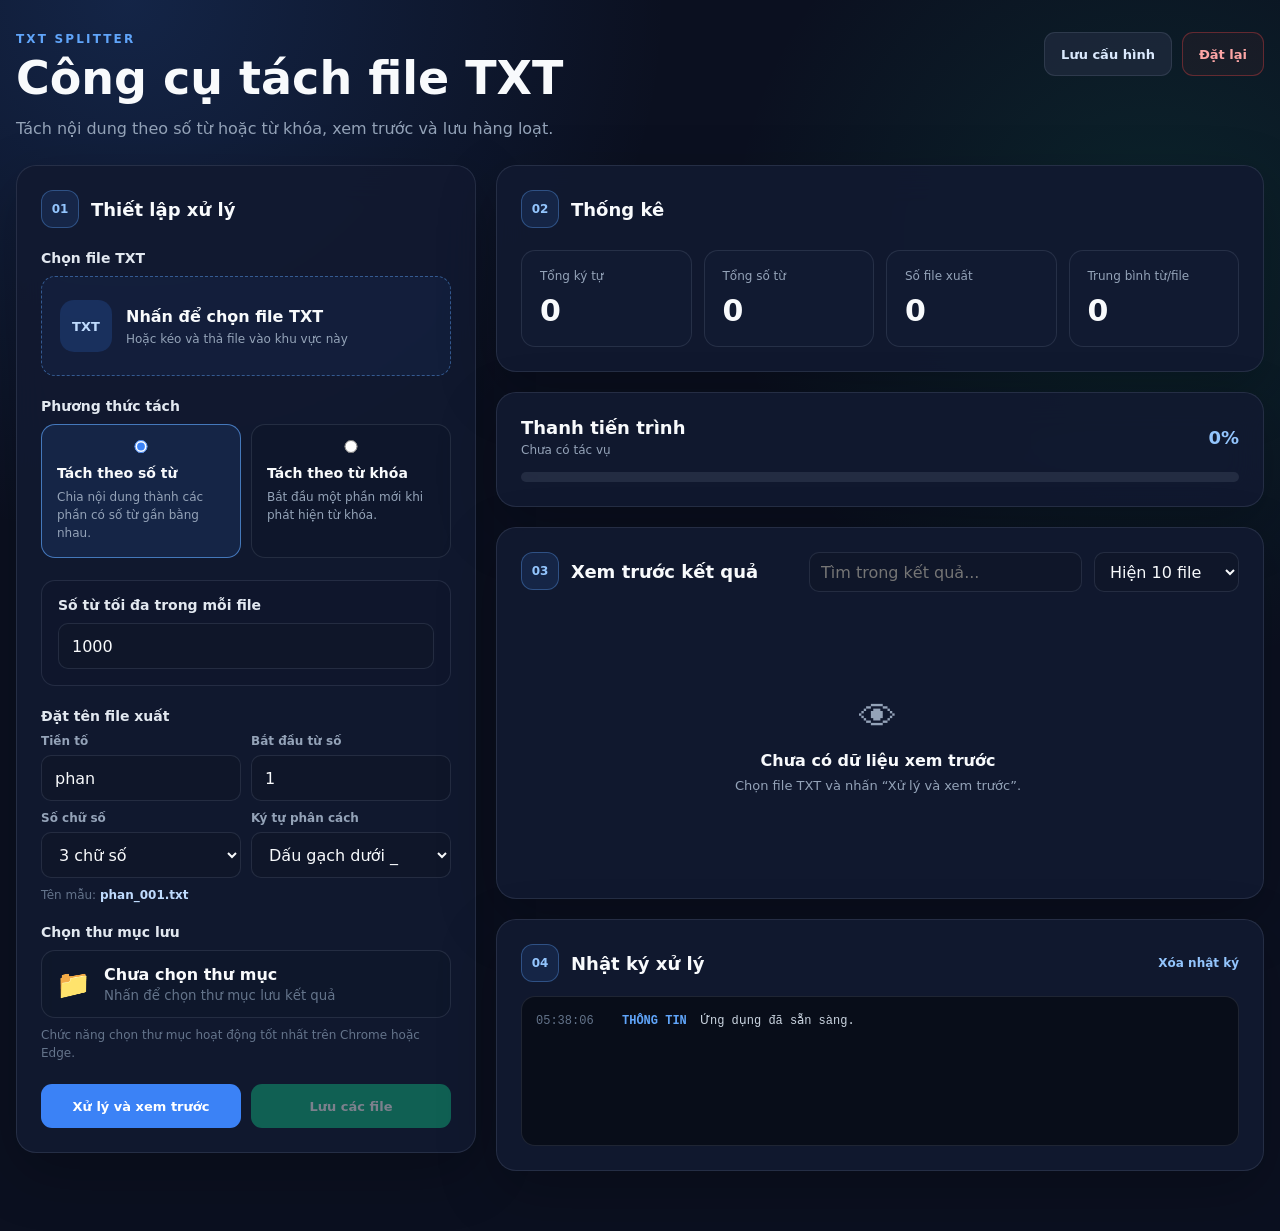
<file: module/txt-splitter/index.html>
<!doctype html>
<html lang="vi">
  <head>
    <meta charset="UTF-8" />
    <meta name="viewport" content="width=device-width, initial-scale=1.0" />
    <title>Công cụ tách file TXT</title>

    <link rel="stylesheet" href="style.css" />
  </head>

  <body>
    <div class="app-shell">
      <header class="top-header">
        <div>
          <p class="eyebrow">TXT SPLITTER</p>
          <h1>Công cụ tách file TXT</h1>
          <p class="header-description">
            Tách nội dung theo số từ hoặc từ khóa, xem trước và lưu hàng loạt.
          </p>
        </div>

        <div class="header-actions">
          <button id="saveConfigBtn" class="btn btn-secondary" type="button">
            Lưu cấu hình
          </button>

          <button
            id="resetConfigBtn"
            class="btn btn-danger-outline"
            type="button"
          >
            Đặt lại
          </button>
        </div>
      </header>

      <main class="main-layout">
        <!-- Cột thiết lập -->
        <section class="panel settings-panel">
          <div class="panel-heading">
            <div>
              <span class="step-number">01</span>
              <h2>Thiết lập xử lý</h2>
            </div>
          </div>

          <!-- Chọn file -->
          <div class="form-group">
            <label class="form-label">Chọn file TXT</label>

            <label class="file-drop-zone" id="fileDropZone">
              <input
                id="txtFileInput"
                type="file"
                accept=".txt,text/plain"
                hidden
              />

              <div class="file-icon">TXT</div>

              <div>
                <strong id="fileNameText">Nhấn để chọn file TXT</strong>
                <p id="fileInfoText">Hoặc kéo và thả file vào khu vực này</p>
              </div>
            </label>
          </div>

          <!-- Chế độ tách -->
          <div class="form-group">
            <label class="form-label">Phương thức tách</label>

            <div class="mode-grid">
              <label class="mode-card active" data-mode-card="words">
                <input type="radio" name="splitMode" value="words" checked />

                <span class="mode-card-title">Tách theo số từ</span>
                <span class="mode-card-description">
                  Chia nội dung thành các phần có số từ gần bằng nhau.
                </span>
              </label>

              <label class="mode-card" data-mode-card="keywords">
                <input type="radio" name="splitMode" value="keywords" />

                <span class="mode-card-title">Tách theo từ khóa</span>
                <span class="mode-card-description">
                  Bắt đầu một phần mới khi phát hiện từ khóa.
                </span>
              </label>
            </div>
          </div>

          <!-- Tách theo số từ -->
          <div id="wordSettings" class="settings-box">
            <div class="form-group">
              <label for="wordsPerFile" class="form-label">
                Số từ tối đa trong mỗi file
              </label>

              <input
                id="wordsPerFile"
                class="form-control"
                type="number"
                min="1"
                value="1000"
              />
            </div>
          </div>

          <!-- Tách theo từ khóa -->
          <div id="keywordSettings" class="settings-box hidden">
            <div class="form-group">
              <label for="keywordsInput" class="form-label">
                Danh sách từ khóa
              </label>

              <textarea
                id="keywordsInput"
                class="form-control textarea-control"
                placeholder="Mỗi từ khóa một dòng hoặc ngăn cách bằng dấu phẩy. Ví dụ:
Chương 1
Chương 2
Kết luận"
              ></textarea>

              <p class="form-help">Từ khóa sẽ được giữ lại ở đầu mỗi phần.</p>
            </div>

            <label class="checkbox-row">
              <input id="caseSensitive" type="checkbox" />
              <span>Phân biệt chữ hoa và chữ thường</span>
            </label>

            <label class="checkbox-row">
              <input id="removeEmptyParts" type="checkbox" checked />
              <span>Bỏ qua các phần không có nội dung</span>
            </label>
          </div>

          <!-- Đặt tên file -->
          <div class="form-group">
            <label class="form-label">Đặt tên file xuất</label>

            <div class="two-column-grid">
              <div>
                <label for="outputPrefix" class="sub-label"> Tiền tố </label>

                <input
                  id="outputPrefix"
                  class="form-control"
                  type="text"
                  value="phan"
                  placeholder="Ví dụ: phan"
                />
              </div>

              <div>
                <label for="startNumber" class="sub-label">
                  Bắt đầu từ số
                </label>

                <input
                  id="startNumber"
                  class="form-control"
                  type="number"
                  min="0"
                  value="1"
                />
              </div>
            </div>

            <div class="two-column-grid margin-top-small">
              <div>
                <label for="numberPadding" class="sub-label"> Số chữ số </label>

                <select id="numberPadding" class="form-control">
                  <option value="1">1 chữ số</option>
                  <option value="2">2 chữ số</option>
                  <option value="3" selected>3 chữ số</option>
                  <option value="4">4 chữ số</option>
                  <option value="5">5 chữ số</option>
                </select>
              </div>

              <div>
                <label for="fileSeparator" class="sub-label">
                  Ký tự phân cách
                </label>

                <select id="fileSeparator" class="form-control">
                  <option value="_" selected>Dấu gạch dưới _</option>
                  <option value="-">Dấu gạch ngang -</option>
                  <option value=" ">Khoảng trắng</option>
                  <option value="">Không dùng</option>
                </select>
              </div>
            </div>

            <p class="file-name-example">
              Tên mẫu:
              <strong id="fileNameExample">phan_001.txt</strong>
            </p>
          </div>

          <!-- Chọn thư mục -->
          <div class="form-group">
            <label class="form-label">Chọn thư mục lưu</label>

            <button id="chooseFolderBtn" class="folder-selector" type="button">
              <span class="folder-icon">📁</span>

              <span>
                <strong id="folderNameText"> Chưa chọn thư mục </strong>

                <small> Nhấn để chọn thư mục lưu kết quả </small>
              </span>
            </button>

            <p class="form-help">
              Chức năng chọn thư mục hoạt động tốt nhất trên Chrome hoặc Edge.
            </p>
          </div>

          <!-- Hành động -->
          <div class="action-grid">
            <button id="processBtn" class="btn btn-primary" type="button">
              Xử lý và xem trước
            </button>

            <button
              id="saveFilesBtn"
              class="btn btn-success"
              type="button"
              disabled
            >
              Lưu các file
            </button>
          </div>
        </section>

        <!-- Cột kết quả -->
        <section class="result-column">
          <!-- Thống kê -->
          <div class="panel">
            <div class="panel-heading">
              <div>
                <span class="step-number">02</span>
                <h2>Thống kê</h2>
              </div>
            </div>

            <div class="statistics-grid">
              <article class="stat-card">
                <span class="stat-label">Tổng ký tự</span>
                <strong id="totalCharactersStat">0</strong>
              </article>

              <article class="stat-card">
                <span class="stat-label">Tổng số từ</span>
                <strong id="totalWordsStat">0</strong>
              </article>

              <article class="stat-card">
                <span class="stat-label">Số file xuất</span>
                <strong id="totalFilesStat">0</strong>
              </article>

              <article class="stat-card">
                <span class="stat-label">Trung bình từ/file</span>
                <strong id="averageWordsStat">0</strong>
              </article>
            </div>
          </div>

          <!-- Thanh tiến trình -->
          <div class="panel">
            <div class="progress-header">
              <div>
                <h2>Thanh tiến trình</h2>
                <p id="progressStatus">Chưa có tác vụ</p>
              </div>

              <strong id="progressPercent">0%</strong>
            </div>

            <div class="progress-track">
              <div id="progressBar" class="progress-bar"></div>
            </div>
          </div>

          <!-- Xem trước -->
          <div class="panel preview-panel">
            <div class="panel-heading preview-heading">
              <div>
                <span class="step-number">03</span>
                <h2>Xem trước kết quả</h2>
              </div>

              <div class="preview-toolbar">
                <input
                  id="previewSearch"
                  class="search-input"
                  type="search"
                  placeholder="Tìm trong kết quả..."
                />

                <select id="previewLimit" class="preview-limit">
                  <option value="10">Hiện 10 file</option>
                  <option value="20">Hiện 20 file</option>
                  <option value="50">Hiện 50 file</option>
                  <option value="all">Hiện tất cả</option>
                </select>
              </div>
            </div>

            <div id="previewContainer" class="preview-container">
              <div class="empty-state">
                <div class="empty-state-icon">👁</div>
                <strong>Chưa có dữ liệu xem trước</strong>
                <p>Chọn file TXT và nhấn “Xử lý và xem trước”.</p>
              </div>
            </div>
          </div>

          <!-- Nhật ký -->
          <div class="panel">
            <div class="panel-heading log-heading">
              <div>
                <span class="step-number">04</span>
                <h2>Nhật ký xử lý</h2>
              </div>

              <button id="clearLogBtn" class="text-button" type="button">
                Xóa nhật ký
              </button>
            </div>

            <div id="logContainer" class="log-container"></div>
          </div>
        </section>
      </main>
    </div>

    <div id="toastContainer" class="toast-container"></div>

    <script src="app.js"></script>
  </body>
</html>
</file>
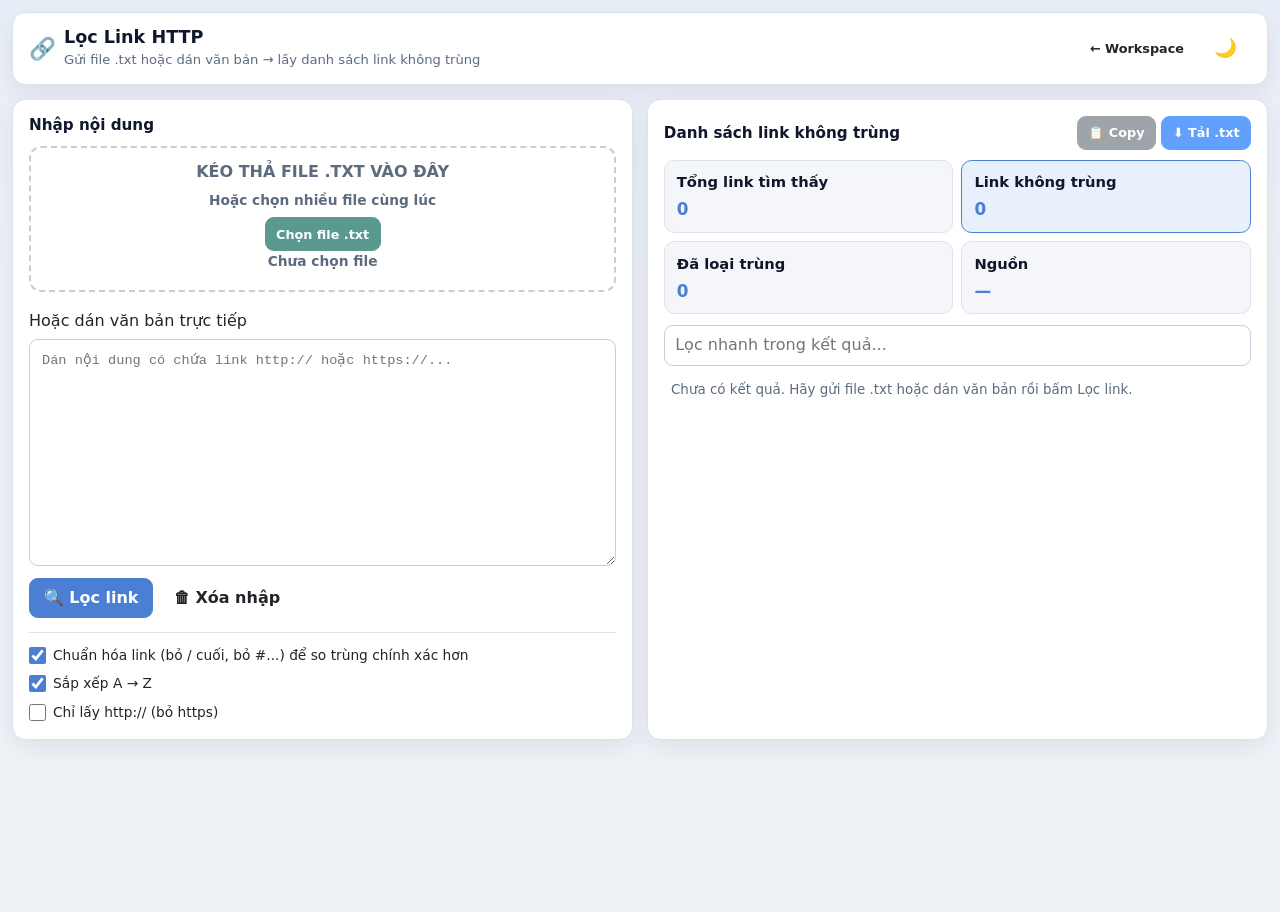
<file: loc-link.html>
<!DOCTYPE html>
<html lang="vi">
<head>
    <meta charset="UTF-8">
    <meta name="viewport" content="width=device-width, initial-scale=1.0">
    <title>Lọc Link HTTP — Không Trùng</title>
    <link href="https://cdn.jsdelivr.net/npm/bootstrap@5.3.3/dist/css/bootstrap.min.css" rel="stylesheet">
    <link rel="stylesheet" href="css/style.css">
    <link rel="stylesheet" href="css/link-filter.css">
</head>
<body>
    <div class="container link-filter-page">
        <header class="card app-topbar link-filter-topbar">
            <div class="app-topbar-main">
                <div class="app-brand">
                    <span class="app-icon" aria-hidden="true">🔗</span>
                    <div>
                        <h2>Lọc Link HTTP</h2>
                        <p class="muted link-filter-subtitle">Gửi file .txt hoặc dán văn bản → lấy danh sách link không trùng</p>
                    </div>
                </div>
            </div>
            <div class="app-topbar-tools">
                <a href="index.html" class="btn btn-small btn-icon" data-tooltip="Quay về Công Cụ Quản Lý Truyện">← Workspace</a>
                <button id="btn-theme-toggle" class="btn btn-theme" type="button" title="Đổi Light/Dark mode">🌙</button>
            </div>
        </header>

        <main class="link-filter-layout">
            <section class="card link-filter-input-panel">
                <h3>Nhập nội dung</h3>
                <div id="link-file-zone" class="drop-zone compact-drop-zone">
                    <p>KÉO THẢ FILE .TXT VÀO ĐÂY</p>
                    <p class="muted">Hoặc chọn nhiều file cùng lúc</p>
                    <button type="button" id="btn-pick-txt-files" class="btn btn-small btn-secondary">Chọn file .txt</button>
                    <input type="file" id="input-txt-files" multiple accept=".txt,text/plain" hidden>
                    <p id="link-file-summary" class="muted">Chưa chọn file</p>
                </div>
                <ul id="link-file-list" class="link-file-list"></ul>

                <label class="naming-field" for="link-paste-input">
                    <span>Hoặc dán văn bản trực tiếp</span>
                </label>
                <textarea id="link-paste-input" rows="10" class="link-paste-input" placeholder="Dán nội dung có chứa link http:// hoặc https://..."></textarea>

                <div class="link-filter-actions">
                    <button type="button" id="btn-extract-links" class="btn btn-primary btn-icon">
                        <span class="ico">🔍</span> Lọc link
                    </button>
                    <button type="button" id="btn-clear-input" class="btn btn-icon" data-tooltip="Xóa file và nội dung dán">
                        <span class="ico">🗑</span> Xóa nhập
                    </button>
                </div>

                <div class="link-filter-options">
                    <label class="checkbox-row">
                        <input type="checkbox" id="chk-normalize-url" checked>
                        <span>Chuẩn hóa link (bỏ / cuối, bỏ #...) để so trùng chính xác hơn</span>
                    </label>
                    <label class="checkbox-row">
                        <input type="checkbox" id="chk-sort-links" checked>
                        <span>Sắp xếp A → Z</span>
                    </label>
                    <label class="checkbox-row">
                        <input type="checkbox" id="chk-include-http-only">
                        <span>Chỉ lấy http:// (bỏ https)</span>
                    </label>
                </div>
            </section>

            <section class="card link-filter-output-panel">
                <div class="link-output-head">
                    <h3>Danh sách link không trùng</h3>
                    <div class="link-output-actions">
                        <button type="button" id="btn-copy-links" class="btn btn-small btn-secondary" disabled data-tooltip="Copy toàn bộ link">📋 Copy</button>
                        <button type="button" id="btn-export-links" class="btn btn-small btn-primary" disabled data-tooltip="Tải file links.txt">⬇ Tải .txt</button>
                    </div>
                </div>

                <div class="link-stats-grid">
                    <div class="limit-card">
                        <strong>Tổng link tìm thấy</strong>
                        <span id="stat-total-links">0</span>
                    </div>
                    <div class="limit-card highlight">
                        <strong>Link không trùng</strong>
                        <span id="stat-unique-links">0</span>
                    </div>
                    <div class="limit-card">
                        <strong>Đã loại trùng</strong>
                        <span id="stat-removed-dupes">0</span>
                    </div>
                    <div class="limit-card">
                        <strong>Nguồn</strong>
                        <span id="stat-source-info">—</span>
                    </div>
                </div>

                <div class="link-search-row">
                    <input type="search" id="link-search-input" class="full-width" placeholder="Lọc nhanh trong kết quả..." disabled>
                </div>

                <ol id="link-results-list" class="link-results-list">
                    <li class="link-results-empty muted">Chưa có kết quả. Hãy gửi file .txt hoặc dán văn bản rồi bấm Lọc link.</li>
                </ol>
            </section>
        </main>
    </div>

    <script src="js/utils.js"></script>
    <script src="js/theme.js"></script>
    <script src="js/link-filter.js"></script>
</body>
</html>
</file>
<file: module/txt-splitter/style.css>
:root {
  --background: #0b1020;
  --panel: rgba(18, 26, 48, 0.92);
  --panel-secondary: #111a31;
  --border: rgba(148, 163, 184, 0.16);
  --border-strong: rgba(96, 165, 250, 0.45);

  --text: #f8fafc;
  --text-secondary: #94a3b8;
  --text-muted: #64748b;

  --primary: #3b82f6;
  --primary-hover: #2563eb;
  --success: #10b981;
  --success-hover: #059669;
  --danger: #ef4444;
  --warning: #f59e0b;

  --radius-large: 20px;
  --radius-medium: 14px;
  --radius-small: 10px;

  --shadow: 0 20px 60px rgba(0, 0, 0, 0.24);
}

* {
  box-sizing: border-box;
}

html {
  scroll-behavior: smooth;
}

body {
  min-height: 100vh;
  margin: 0;
  color: var(--text);
  background:
    radial-gradient(
      circle at 10% 0%,
      rgba(59, 130, 246, 0.18),
      transparent 32%
    ),
    radial-gradient(
      circle at 90% 20%,
      rgba(16, 185, 129, 0.12),
      transparent 28%
    ),
    var(--background);
  font-family:
    Inter,
    system-ui,
    -apple-system,
    BlinkMacSystemFont,
    "Segoe UI",
    sans-serif;
}

button,
input,
textarea,
select {
  font: inherit;
}

button {
  cursor: pointer;
}

.app-shell {
  width: min(1500px, calc(100% - 32px));
  margin: 0 auto;
  padding: 32px 0 60px;
}

.top-header {
  display: flex;
  align-items: flex-start;
  justify-content: space-between;
  gap: 24px;
  margin-bottom: 24px;
}

.eyebrow {
  margin: 0 0 8px;
  color: #60a5fa;
  font-size: 12px;
  font-weight: 800;
  letter-spacing: 0.18em;
}

.top-header h1 {
  margin: 0;
  font-size: clamp(28px, 4vw, 46px);
  line-height: 1.08;
}

.header-description {
  max-width: 680px;
  margin: 12px 0 0;
  color: var(--text-secondary);
  line-height: 1.6;
}

.header-actions {
  display: flex;
  flex-wrap: wrap;
  gap: 10px;
}

.main-layout {
  display: grid;
  grid-template-columns: minmax(340px, 460px) minmax(0, 1fr);
  gap: 20px;
  align-items: start;
}

.result-column {
  display: grid;
  gap: 20px;
  min-width: 0;
}

.panel {
  border: 1px solid var(--border);
  border-radius: var(--radius-large);
  background: var(--panel);
  box-shadow: var(--shadow);
  backdrop-filter: blur(18px);
}

.settings-panel {
  position: sticky;
  top: 20px;
  padding: 24px;
}

.result-column > .panel {
  padding: 24px;
}

.panel-heading {
  display: flex;
  align-items: center;
  justify-content: space-between;
  gap: 16px;
  margin-bottom: 22px;
}

.panel-heading > div {
  display: flex;
  align-items: center;
  gap: 12px;
}

.panel-heading h2,
.progress-header h2 {
  margin: 0;
  font-size: 18px;
}

.step-number {
  display: inline-grid;
  width: 38px;
  height: 38px;
  place-items: center;
  border: 1px solid rgba(96, 165, 250, 0.35);
  border-radius: 12px;
  color: #93c5fd;
  background: rgba(59, 130, 246, 0.12);
  font-size: 12px;
  font-weight: 800;
}

.form-group {
  margin-bottom: 22px;
}

.form-label {
  display: block;
  margin-bottom: 10px;
  color: #e2e8f0;
  font-size: 14px;
  font-weight: 700;
}

.sub-label {
  display: block;
  margin-bottom: 7px;
  color: var(--text-secondary);
  font-size: 12px;
  font-weight: 700;
}

.form-control,
.search-input,
.preview-limit {
  width: 100%;
  border: 1px solid var(--border);
  border-radius: var(--radius-small);
  outline: none;
  color: var(--text);
  background: rgba(15, 23, 42, 0.8);
  transition:
    border-color 0.2s ease,
    box-shadow 0.2s ease,
    background 0.2s ease;
}

.form-control {
  min-height: 46px;
  padding: 10px 13px;
}

.form-control:focus,
.search-input:focus,
.preview-limit:focus {
  border-color: var(--border-strong);
  background: #0f172a;
  box-shadow: 0 0 0 4px rgba(59, 130, 246, 0.12);
}

.textarea-control {
  min-height: 150px;
  resize: vertical;
  line-height: 1.6;
}

.form-help {
  margin: 8px 0 0;
  color: var(--text-muted);
  font-size: 12px;
  line-height: 1.5;
}

.file-drop-zone {
  display: flex;
  align-items: center;
  gap: 14px;
  min-height: 100px;
  padding: 18px;
  border: 1px dashed rgba(96, 165, 250, 0.45);
  border-radius: var(--radius-medium);
  background: rgba(59, 130, 246, 0.06);
  cursor: pointer;
  transition:
    border-color 0.2s ease,
    background 0.2s ease,
    transform 0.2s ease;
}

.file-drop-zone:hover,
.file-drop-zone.dragging {
  border-color: #60a5fa;
  background: rgba(59, 130, 246, 0.12);
  transform: translateY(-1px);
}

.file-icon {
  display: grid;
  width: 52px;
  height: 52px;
  flex: 0 0 auto;
  place-items: center;
  border-radius: 14px;
  color: #bfdbfe;
  background: rgba(59, 130, 246, 0.18);
  font-size: 13px;
  font-weight: 900;
}

.file-drop-zone strong {
  display: block;
  margin-bottom: 6px;
  word-break: break-word;
}

.file-drop-zone p {
  margin: 0;
  color: var(--text-secondary);
  font-size: 12px;
}

.mode-grid {
  display: grid;
  grid-template-columns: 1fr 1fr;
  gap: 10px;
}

.mode-card {
  display: flex;
  min-height: 118px;
  flex-direction: column;
  padding: 15px;
  border: 1px solid var(--border);
  border-radius: var(--radius-medium);
  background: rgba(15, 23, 42, 0.66);
  cursor: pointer;
  transition:
    border-color 0.2s ease,
    background 0.2s ease,
    transform 0.2s ease;
}

.mode-card:hover {
  transform: translateY(-1px);
}

.mode-card.active {
  border-color: rgba(96, 165, 250, 0.65);
  background: rgba(59, 130, 246, 0.12);
}

.mode-card input {
  margin: 0 0 12px;
  accent-color: var(--primary);
}

.mode-card-title {
  margin-bottom: 7px;
  font-size: 14px;
  font-weight: 800;
}

.mode-card-description {
  color: var(--text-secondary);
  font-size: 12px;
  line-height: 1.5;
}

.settings-box {
  margin-bottom: 22px;
  padding: 16px;
  border: 1px solid var(--border);
  border-radius: var(--radius-medium);
  background: rgba(15, 23, 42, 0.5);
}

.settings-box .form-group:last-child {
  margin-bottom: 0;
}

.hidden {
  display: none !important;
}

.checkbox-row {
  display: flex;
  align-items: center;
  gap: 9px;
  margin-top: 12px;
  color: var(--text-secondary);
  font-size: 13px;
  cursor: pointer;
}

.checkbox-row input {
  width: 17px;
  height: 17px;
  accent-color: var(--primary);
}

.two-column-grid {
  display: grid;
  grid-template-columns: 1fr 1fr;
  gap: 10px;
}

.margin-top-small {
  margin-top: 10px;
}

.file-name-example {
  margin: 10px 0 0;
  color: var(--text-muted);
  font-size: 12px;
}

.file-name-example strong {
  color: #bfdbfe;
}

.folder-selector {
  display: flex;
  width: 100%;
  align-items: center;
  gap: 13px;
  padding: 14px;
  border: 1px solid var(--border);
  border-radius: var(--radius-medium);
  color: var(--text);
  background: rgba(15, 23, 42, 0.65);
  text-align: left;
  transition:
    border-color 0.2s ease,
    background 0.2s ease;
}

.folder-selector:hover {
  border-color: rgba(96, 165, 250, 0.5);
  background: rgba(30, 41, 59, 0.8);
}

.folder-icon {
  font-size: 28px;
}

.folder-selector strong,
.folder-selector small {
  display: block;
}

.folder-selector small {
  margin-top: 4px;
  color: var(--text-muted);
}

.action-grid {
  display: grid;
  grid-template-columns: 1fr 1fr;
  gap: 10px;
}

.btn {
  min-height: 44px;
  padding: 10px 16px;
  border: 1px solid transparent;
  border-radius: 11px;
  color: white;
  font-size: 13px;
  font-weight: 800;
  transition:
    transform 0.2s ease,
    background 0.2s ease,
    opacity 0.2s ease;
}

.btn:hover:not(:disabled) {
  transform: translateY(-1px);
}

.btn:disabled {
  cursor: not-allowed;
  opacity: 0.45;
}

.btn-primary {
  background: var(--primary);
}

.btn-primary:hover:not(:disabled) {
  background: var(--primary-hover);
}

.btn-success {
  background: var(--success);
}

.btn-success:hover:not(:disabled) {
  background: var(--success-hover);
}

.btn-secondary {
  border-color: var(--border);
  color: #dbeafe;
  background: rgba(30, 41, 59, 0.85);
}

.btn-danger-outline {
  border-color: rgba(239, 68, 68, 0.35);
  color: #fca5a5;
  background: rgba(239, 68, 68, 0.06);
}

.statistics-grid {
  display: grid;
  grid-template-columns: repeat(4, 1fr);
  gap: 12px;
}

.stat-card {
  min-width: 0;
  padding: 18px;
  border: 1px solid var(--border);
  border-radius: var(--radius-medium);
  background: var(--panel-secondary);
}

.stat-label {
  display: block;
  margin-bottom: 10px;
  color: var(--text-secondary);
  font-size: 12px;
}

.stat-card strong {
  display: block;
  overflow: hidden;
  font-size: clamp(22px, 3vw, 30px);
  text-overflow: ellipsis;
}

.progress-header {
  display: flex;
  align-items: center;
  justify-content: space-between;
  gap: 16px;
  margin-bottom: 15px;
}

.progress-header p {
  margin: 5px 0 0;
  color: var(--text-secondary);
  font-size: 12px;
}

#progressPercent {
  color: #93c5fd;
  font-size: 18px;
}

.progress-track {
  height: 10px;
  overflow: hidden;
  border-radius: 999px;
  background: rgba(148, 163, 184, 0.14);
}

.progress-bar {
  width: 0;
  height: 100%;
  border-radius: inherit;
  background: linear-gradient(90deg, #3b82f6, #22c55e);
  transition: width 0.25s ease;
}

.preview-heading {
  align-items: flex-start;
}

.preview-toolbar {
  display: flex;
  width: min(100%, 430px);
  gap: 8px;
}

.search-input,
.preview-limit {
  min-height: 40px;
  padding: 8px 11px;
}

.search-input {
  flex: 1;
}

.preview-limit {
  width: 145px;
}

.preview-container {
  display: grid;
  max-height: 650px;
  gap: 12px;
  overflow-y: auto;
  padding-right: 4px;
}

.preview-card {
  overflow: hidden;
  border: 1px solid var(--border);
  border-radius: var(--radius-medium);
  background: rgba(15, 23, 42, 0.68);
}

.preview-card-header {
  display: flex;
  align-items: center;
  justify-content: space-between;
  gap: 12px;
  padding: 13px 15px;
  border-bottom: 1px solid var(--border);
  background: rgba(30, 41, 59, 0.55);
}

.preview-card-header strong {
  overflow: hidden;
  font-size: 13px;
  text-overflow: ellipsis;
  white-space: nowrap;
}

.preview-meta {
  flex: 0 0 auto;
  color: var(--text-muted);
  font-size: 11px;
}

.preview-content {
  margin: 0;
  padding: 15px;
  color: #cbd5e1;
  font-family: "Cascadia Code", Consolas, monospace;
  font-size: 12px;
  line-height: 1.7;
  white-space: pre-wrap;
  word-break: break-word;
}

.preview-truncated {
  display: block;
  margin-top: 10px;
  color: #60a5fa;
  font-family: inherit;
  font-size: 11px;
}

.empty-state {
  display: grid;
  min-height: 260px;
  place-items: center;
  align-content: center;
  padding: 30px;
  color: var(--text-secondary);
  text-align: center;
}

.empty-state-icon {
  margin-bottom: 12px;
  font-size: 38px;
}

.empty-state strong {
  color: var(--text);
}

.empty-state p {
  margin: 8px 0 0;
  font-size: 13px;
}

.log-heading {
  margin-bottom: 14px;
}

.text-button {
  padding: 0;
  border: 0;
  color: #93c5fd;
  background: transparent;
  font-size: 12px;
  font-weight: 700;
}

.text-button:hover {
  color: #dbeafe;
}

.log-container {
  min-height: 150px;
  max-height: 300px;
  overflow-y: auto;
  padding: 14px;
  border: 1px solid var(--border);
  border-radius: var(--radius-medium);
  background: #080d19;
  font-family: "Cascadia Code", Consolas, monospace;
  font-size: 12px;
  line-height: 1.7;
}

.log-entry {
  display: grid;
  grid-template-columns: 78px 70px minmax(0, 1fr);
  gap: 8px;
  color: #cbd5e1;
}

.log-time {
  color: var(--text-muted);
}

.log-type {
  font-weight: 800;
}

.log-entry.info .log-type {
  color: #60a5fa;
}

.log-entry.success .log-type {
  color: #34d399;
}

.log-entry.warning .log-type {
  color: #fbbf24;
}

.log-entry.error .log-type {
  color: #f87171;
}

.toast-container {
  position: fixed;
  z-index: 1000;
  right: 20px;
  bottom: 20px;
  display: grid;
  width: min(380px, calc(100% - 40px));
  gap: 10px;
}

.toast {
  padding: 14px 16px;
  border: 1px solid var(--border);
  border-left: 4px solid var(--primary);
  border-radius: 12px;
  color: var(--text);
  background: #111827;
  box-shadow: var(--shadow);
  animation: toast-in 0.25s ease;
}

.toast.success {
  border-left-color: var(--success);
}

.toast.error {
  border-left-color: var(--danger);
}

.toast.warning {
  border-left-color: var(--warning);
}

@keyframes toast-in {
  from {
    opacity: 0;
    transform: translateY(12px);
  }

  to {
    opacity: 1;
    transform: translateY(0);
  }
}

@media (max-width: 1100px) {
  .main-layout {
    grid-template-columns: 1fr;
  }

  .settings-panel {
    position: static;
  }

  .statistics-grid {
    grid-template-columns: repeat(2, 1fr);
  }
}

@media (max-width: 720px) {
  .app-shell {
    width: min(100% - 20px, 1500px);
    padding-top: 18px;
  }

  .top-header {
    flex-direction: column;
  }

  .header-actions {
    width: 100%;
  }

  .header-actions .btn {
    flex: 1;
  }

  .settings-panel,
  .result-column > .panel {
    padding: 17px;
  }

  .mode-grid,
  .two-column-grid,
  .action-grid,
  .statistics-grid {
    grid-template-columns: 1fr;
  }

  .preview-heading {
    flex-direction: column;
  }

  .preview-toolbar {
    width: 100%;
    flex-direction: column;
  }

  .preview-limit {
    width: 100%;
  }

  .log-entry {
    grid-template-columns: 70px 62px minmax(0, 1fr);
    gap: 5px;
    font-size: 11px;
  }
}
</file>
<file: css/style.css>
/* ── Design tokens: Light & Dark ── */
:root,
[data-theme="light"] {
    --app-bg: #eef1f6;
    --app-bg-gradient-top: #e8eef8;
    --app-surface: #ffffff;
    --app-soft: #f4f6fa;
    --app-border: #dde3ec;
    --app-border-strong: #c5cedb;
    --app-text: #1a2332;
    --app-text-strong: #0f172a;
    --app-muted: #5c6b7e;
    --app-primary: #4a7fd4;
    --app-primary-hover: #3d6fbf;
    --app-primary-soft: #e8f0fc;
    --app-accent: #5a9a8e;
    --app-accent-soft: #e6f3f0;
    --app-danger: #c45c5c;
    --app-danger-soft: #fceaea;
    --app-warning: #b8893a;
    --app-success: #4a8f6a;
    --app-shadow: rgba(26, 35, 50, 0.07);
    --app-modal-backdrop: rgba(26, 35, 50, 0.42);
    --app-input-bg: #ffffff;
    --app-tooltip-bg: #1a2332;
    --app-tooltip-text: #f4f6fa;
    --app-duplicate-bg: #fff8eb;
    --app-duplicate-border: #e8c878;
    --app-focus-ring: rgba(74, 127, 212, 0.28);
    --bs-btn-bg: #e8edf4;
    --bs-btn-border-color: #d5dde8;
    --bs-btn-color: #1a2332;
    --bs-btn-hover-bg: #dce4ef;
}

[data-theme="dark"] {
    --app-bg: #141a24;
    --app-bg-gradient-top: #1a2230;
    --app-surface: #1e2633;
    --app-soft: #252e3d;
    --app-border: #354055;
    --app-border-strong: #455268;
    --app-text: #e4eaf2;
    --app-text-strong: #f1f5fa;
    --app-muted: #94a3b8;
    --app-primary: #6b9ae8;
    --app-primary-hover: #85afe8;
    --app-primary-soft: #243044;
    --app-accent: #6db5a8;
    --app-accent-soft: #243530;
    --app-danger: #e07070;
    --app-danger-soft: #3a2525;
    --app-warning: #d4a84a;
    --app-success: #6db88a;
    --app-shadow: rgba(0, 0, 0, 0.28);
    --app-modal-backdrop: rgba(0, 0, 0, 0.62);
    --app-input-bg: #1a2230;
    --app-tooltip-bg: #f1f5fa;
    --app-tooltip-text: #1a2332;
    --app-duplicate-bg: #2d2818;
    --app-duplicate-border: #6b5a30;
    --app-focus-ring: rgba(107, 154, 232, 0.35);
    --bs-btn-bg: #2a3444;
    --bs-btn-border-color: #3a4658;
    --bs-btn-color: #e4eaf2;
    --bs-btn-hover-bg: #354055;
}

* { box-sizing: border-box; }

body {
    min-height: 100vh;
    margin: 0;
    background: linear-gradient(180deg, var(--app-bg-gradient-top) 0, var(--app-bg) 320px, var(--app-bg) 100%);
    color: var(--app-text);
    font-family: "Segoe UI", system-ui, -apple-system, Arial, sans-serif;
    line-height: 1.55;
    transition: background 0.25s ease, color 0.25s ease;
}

.container {
    width: min(100% - 24px, 1500px);
    max-width: 1500px;
    margin: 12px auto;
    padding: 0;
}

.view { display: none; }
.view.active { display: block; }

.card {
    border: 1px solid var(--app-border);
    border-radius: 0.85rem;
    background: var(--app-surface);
    box-shadow: 0 8px 24px var(--app-shadow);
    transition: background 0.25s ease, border-color 0.25s ease;
}

.app-topbar {
    display: grid;
    grid-template-columns: minmax(0, 1fr) auto;
    align-items: center;
    gap: 0.75rem 1rem;
    padding: 0.85rem 1rem;
    margin-bottom: 0.75rem;
}

.app-topbar-main {
    display: flex;
    min-width: 0;
    flex-wrap: wrap;
    align-items: center;
    gap: 0.65rem 1rem;
}

.app-brand {
    display: flex;
    align-items: center;
    gap: 0.5rem;
}

.app-icon { font-size: 1.35rem; line-height: 1; }

.app-brand h2 {
    margin: 0;
    color: var(--app-text-strong);
    font-size: 1.1rem;
    font-weight: 800;
}

.app-topbar-stats {
    display: flex;
    flex-wrap: wrap;
    gap: 0.35rem 0.85rem;
    font-size: 0.84rem;
}

.app-topbar-stats strong { color: var(--app-primary); }

.app-topbar-tools {
    display: flex;
    align-items: center;
    gap: 0.4rem;
}

.btn-theme {
    min-width: 42px;
    min-height: 42px;
    padding: 0.35rem;
    font-size: 1.15rem;
    line-height: 1;
}

.muted { color: var(--app-muted); font-size: 0.86rem; }

.btn {
    --bs-btn-border-radius: 0.55rem;
    min-height: 40px;
    padding-inline: 0.85rem;
    font-weight: 600;
    white-space: nowrap;
    transition: background 0.15s ease, border-color 0.15s ease, transform 0.1s ease;
}

.btn:active { transform: scale(0.98); }

.btn:not(.btn-primary):not(.btn-secondary):not(.btn-danger) {
    --bs-btn-bg: var(--bs-btn-bg);
    --bs-btn-border-color: var(--bs-btn-border-color);
    --bs-btn-color: var(--bs-btn-color);
    --bs-btn-hover-bg: var(--bs-btn-hover-bg);
}

.btn-primary {
    --bs-btn-bg: var(--app-primary);
    --bs-btn-border-color: var(--app-primary);
    --bs-btn-hover-bg: var(--app-primary-hover);
    --bs-btn-hover-border-color: var(--app-primary-hover);
}

.btn-secondary {
    --bs-btn-bg: var(--app-accent);
    --bs-btn-border-color: var(--app-accent);
    --bs-btn-hover-bg: #4d857a;
    --bs-btn-hover-border-color: #4d857a;
}

.btn-danger {
    --bs-btn-bg: var(--app-danger);
    --bs-btn-border-color: var(--app-danger);
}

.btn-small {
    min-height: 34px;
    padding: 0.35rem 0.65rem;
    font-size: 0.8rem;
}

.btn-icon {
    display: inline-flex;
    align-items: center;
    gap: 0.35rem;
}

.btn-icon .ico { font-size: 1rem; line-height: 1; }

.actions-row, .block-actions, .block-actions-row, .block-editor-tools {
    display: flex;
    flex-wrap: wrap;
    gap: 0.45rem;
}

.block-actions { justify-content: flex-end; }

[data-tooltip] { position: relative; }

[data-tooltip]::after {
    content: attr(data-tooltip);
    position: absolute;
    z-index: 50;
    bottom: calc(100% + 6px);
    left: 50%;
    max-width: 220px;
    padding: 0.35rem 0.55rem;
    border-radius: 0.4rem;
    background: var(--app-tooltip-bg);
    color: var(--app-tooltip-text);
    font-size: 0.72rem;
    font-weight: 600;
    line-height: 1.35;
    white-space: normal;
    text-align: center;
    pointer-events: none;
    opacity: 0;
    transform: translateX(-50%) translateY(4px);
    transition: opacity 0.15s ease, transform 0.15s ease;
}

[data-tooltip]:hover::after,
[data-tooltip]:focus-visible::after {
    opacity: 1;
    transform: translateX(-50%) translateY(0);
}

.block-layout {
    display: grid;
    grid-template-columns: minmax(280px, 360px) minmax(0, 1fr);
    gap: 0.85rem;
    padding: 0.85rem;
    margin-bottom: 0;
}

.block-sidebar {
    min-width: 0;
    border-right: 1px solid var(--app-border);
    padding-right: 0.85rem;
}

.sidebar-panel { display: none; }

.sidebar-panel.active {
    display: flex;
    min-height: 0;
    flex-direction: column;
    gap: 0.65rem;
}

.unified-file-box, .sidebar-controls, .export-naming-panel, .duplicate-finder-panel {
    border: 1px solid var(--app-border);
    border-radius: 0.75rem;
    background: var(--app-soft);
}

.editor-auto-clear-row {
    margin: 0 0 0.5rem;
    font-size: 0.85rem;
}

.unified-file-box, .duplicate-finder-panel { padding: 0.75rem; }

.unified-file-box h3, .export-naming-panel h3, .duplicate-finder-head h3 {
    margin: 0;
    color: var(--app-text-strong);
    font-size: 0.92rem;
    font-weight: 800;
}

.duplicate-finder-head {
    display: flex;
    align-items: center;
    justify-content: space-between;
    gap: 0.5rem;
    margin-bottom: 0.55rem;
}

.duplicate-threshold-row {
    display: flex;
    align-items: center;
    gap: 0.5rem;
    margin-bottom: 0.55rem;
    font-size: 0.82rem;
}

.duplicate-threshold-row input[type="range"] {
    flex: 1;
    accent-color: var(--app-primary);
}

.duplicate-results {
    display: flex;
    max-height: 180px;
    flex-direction: column;
    gap: 0.35rem;
    overflow-y: auto;
}

.duplicate-result-row {
    display: flex;
    align-items: center;
    justify-content: space-between;
    gap: 0.45rem;
    padding: 0.45rem 0.55rem;
    border: 1px solid var(--app-duplicate-border);
    border-radius: 0.5rem;
    background: var(--app-duplicate-bg);
    font-size: 0.78rem;
    cursor: pointer;
}

.duplicate-result-row:hover { border-color: var(--app-primary); }
.duplicate-result-row strong { color: var(--app-warning); }
.duplicate-empty { margin: 0; font-size: 0.8rem; }

.drop-zone {
    border: 2px dashed var(--app-border-strong);
    border-radius: 0.75rem;
    padding: 1rem;
    text-align: center;
    background: var(--app-surface);
    color: var(--app-muted);
    transition: border-color 0.15s ease, background 0.15s ease;
}

.drop-zone.dragover {
    border-color: var(--app-primary);
    background: var(--app-primary-soft);
    color: var(--app-primary);
}

.drop-zone p { margin: 0 0 0.35rem; font-weight: 700; }
.compact-drop-zone { padding: 0.75rem; }

.unified-file-list {
    display: flex;
    max-height: 135px;
    flex-direction: column;
    gap: 0.35rem;
    overflow-y: auto;
}

.unified-file-row {
    display: flex;
    align-items: center;
    justify-content: space-between;
    gap: 0.5rem;
    padding: 0.45rem 0.55rem;
    border: 1px solid var(--app-border);
    border-radius: 0.5rem;
    background: var(--app-surface);
    font-size: 0.78rem;
}

.unified-file-row .btn-delete {
    border: 0;
    border-radius: 0.4rem;
    background: var(--app-danger);
    color: #fff;
    font-weight: 800;
}

.naming-field {
    display: flex;
    flex-direction: column;
    gap: 0.25rem;
    margin-top: 0.55rem;
}

.naming-field label {
    margin: 0;
    color: var(--app-muted);
    font-size: 0.78rem;
    font-weight: 700;
}

.input-group {
    display: flex;
    align-items: stretch;
    gap: 0.4rem;
}

.input-group input[type="text"],
.naming-field input[type="text"],
.naming-field input[type="number"],
.naming-field select,
.block-editor-text,
.clipboard-paste-box textarea {
    width: 100%;
    min-height: 40px;
    padding: 0.5rem 0.65rem;
    border: 1px solid var(--app-border-strong);
    border-radius: 0.55rem;
    background-color: var(--app-input-bg);
    color: var(--app-text);
    font-size: 0.9rem;
}

.input-group span {
    display: inline-flex;
    align-items: center;
    padding: 0 0.35rem;
    color: var(--app-muted);
    font-weight: 800;
}

.full-width { flex: 1 1 auto; min-width: 0; }
.sidebar-controls { padding: 0.65rem; }

.sidebar-control-row {
    display: flex;
    align-items: center;
    justify-content: space-between;
    gap: 0.5rem;
}

.sidebar-control-row + .sidebar-control-row { margin-top: 0.55rem; }

.sidebar-control-row.block-actions-row {
    display: grid;
    grid-template-columns: repeat(2, minmax(0, 1fr));
}

.sidebar-control-row.block-actions-row .btn { width: 100%; }

.checkbox-row {
    display: flex;
    align-items: center;
    gap: 0.45rem;
    margin: 0;
    font-size: 0.86rem;
}

input[type="checkbox"] {
    width: 1.05rem;
    height: 1.05rem;
    accent-color: var(--app-primary);
}

.btn-link-action {
    border: 0;
    background: transparent;
    color: var(--app-primary);
    font-size: 0.84rem;
    font-weight: 700;
    text-decoration: none;
    cursor: pointer;
}

.btn-link-action:hover { text-decoration: underline; }

.block-list {
    position: relative;
    max-height: calc(100vh - 420px);
    min-height: 240px;
    overflow-y: auto;
    overflow-x: hidden;
    padding-right: 0.2rem;
    contain: strict;
}

.block-list-spacer { position: relative; width: 100%; }

.block-list-viewport {
    position: absolute;
    top: 0;
    left: 0;
    right: 0;
    display: flex;
    flex-direction: column;
    gap: 0.45rem;
}

.block-item {
    display: grid;
    grid-template-columns: auto minmax(0, 1fr);
    gap: 0.35rem 0.55rem;
    min-height: 72px;
    padding: 0.6rem;
    border: 1px solid var(--app-border);
    border-radius: 0.65rem;
    background: var(--app-surface);
    cursor: pointer;
    content-visibility: auto;
    contain-intrinsic-size: 72px;
    transition: border-color 0.15s ease, background 0.15s ease;
}

.block-item:hover {
    border-color: var(--app-border-strong);
    background: var(--app-soft);
}

.block-item.selected {
    border-color: var(--app-primary);
    background: var(--app-primary-soft);
    box-shadow: inset 4px 0 0 var(--app-primary);
}

.block-item.has-duplicate {
    border-color: var(--app-duplicate-border);
    background: var(--app-duplicate-bg);
}

.block-item.export-selected { box-shadow: inset 0 0 0 2px var(--app-accent); }
.block-item.drag-over { border-color: var(--app-accent); }
.block-item.dragging { opacity: 0.55; }

.block-item > .checkbox-row {
    grid-row: 1 / 3;
    align-self: start;
    gap: 0 !important;
}

.block-item > .checkbox-row span { display: none; }

.block-item-main {
    display: flex;
    min-width: 0;
    align-items: start;
    justify-content: space-between;
    gap: 0.5rem;
}

.block-item-main strong {
    min-width: 0;
    overflow: hidden;
    color: var(--app-text-strong);
    font-size: 0.88rem;
    text-overflow: ellipsis;
    white-space: nowrap;
}

.block-item-main small {
    flex: 0 0 auto;
    color: var(--app-muted);
    font-size: 0.72rem;
}

.block-dup-badge {
    display: inline-block;
    margin-top: 0.2rem;
    padding: 0.1rem 0.35rem;
    border-radius: 0.3rem;
    background: var(--app-duplicate-border);
    color: var(--app-text-strong);
    font-size: 0.68rem;
    font-weight: 700;
}

.block-action-row {
    display: grid;
    grid-template-columns: repeat(4, minmax(0, 1fr));
    gap: 0.3rem;
}

.block-action-row .btn {
    width: 100%;
    min-height: 30px;
    padding-inline: 0.25rem;
    font-size: 0.72rem;
}

.block-editor-panel {
    display: flex;
    min-width: 0;
    flex-direction: column;
    gap: 0.65rem;
}

.block-editor-panel > .input-group,
.block-editor-tools {
    padding: 0.65rem;
    border: 1px solid var(--app-border);
    border-radius: 0.75rem;
    background: var(--app-soft);
}

.block-editor-tools {
    display: grid;
    grid-template-columns: repeat(auto-fill, minmax(130px, 1fr));
}

.block-editor-tools .btn { width: 100%; min-height: 40px; }

.export-naming-panel { padding: 0.75rem; margin: 0; box-shadow: none; }

.naming-options-grid {
    display: grid;
    grid-template-columns: repeat(3, minmax(140px, 1fr));
    gap: 0.6rem;
}

.character-limit-section {
    padding-top: 0.65rem !important;
    margin-top: 0.65rem !important;
    border-top: 1px solid var(--app-border) !important;
}

#block-editor-meta { margin: 0; padding: 0 0.25rem; }

.block-editor-text {
    min-height: 48vh;
    font-family: Consolas, "Courier New", monospace;
    font-size: 0.93rem;
    line-height: 1.6;
    resize: vertical;
}

.hidden { display: none !important; }

.toast-container {
    position: fixed;
    top: 16px;
    right: 16px;
    z-index: 9999;
    display: flex;
    flex-direction: column;
    gap: 0.5rem;
    max-width: min(380px, calc(100vw - 32px));
    pointer-events: none;
}

.toast {
    padding: 0.75rem 1rem;
    border-radius: 0.65rem;
    background: var(--app-text-strong);
    color: var(--app-surface);
    font-size: 0.88rem;
    font-weight: 600;
    box-shadow: 0 10px 24px var(--app-shadow);
    opacity: 0;
    transform: translateY(-8px);
    transition: opacity 0.2s ease, transform 0.2s ease;
    pointer-events: auto;
    cursor: pointer;
}

.toast.show { opacity: 1; transform: translateY(0); }
.toast-success { background: var(--app-success); color: #fff; }
.toast-warning { background: var(--app-warning); color: #fff; }
.toast-error { background: var(--app-danger); color: #fff; }
.toast-info { background: var(--app-primary); color: #fff; }

.clipboard-blocks-panel {
    display: flex;
    flex-direction: column;
    gap: 0.5rem;
    padding: 0.65rem;
    border: 1px solid var(--app-border);
    border-radius: 0.75rem;
    background: var(--app-surface);
}

.clipboard-blocks-header {
    display: flex;
    align-items: center;
    justify-content: space-between;
    gap: 0.5rem;
}

.clipboard-blocks-header h4 { margin: 0; font-size: 0.9rem; font-weight: 800; }
.clipboard-paste-box { display: flex; flex-direction: column; gap: 0.4rem; }
.clipboard-blocks-controls { display: flex; flex-wrap: wrap; align-items: center; gap: 0.45rem; }

.clipboard-blocks-list {
    display: flex;
    max-height: 280px;
    flex-direction: column;
    gap: 0.45rem;
    overflow-y: auto;
}

.clipboard-blocks-count { margin: 0; font-size: 0.8rem; }
.clipboard-empty-note { margin: 0; padding: 0.35rem 0.1rem; }

.clipboard-block-row {
    display: grid;
    grid-template-columns: auto minmax(0, 1fr) auto;
    gap: 0.45rem;
    align-items: start;
    padding: 0.55rem;
    border: 1px solid var(--app-border);
    border-radius: 0.55rem;
    background: var(--app-soft);
    cursor: pointer;
}

.clipboard-block-main { min-width: 0; }

.clipboard-block-head {
    display: flex;
    align-items: baseline;
    justify-content: space-between;
    gap: 0.45rem;
    margin-bottom: 0.35rem;
}

.clipboard-block-preview {
    margin: 0;
    padding: 0.45rem 0.5rem;
    border: 1px solid var(--app-border);
    border-radius: 0.45rem;
    background: var(--app-input-bg);
    color: var(--app-text);
    font-family: Consolas, monospace;
    font-size: 0.76rem;
    line-height: 1.45;
    white-space: pre-wrap;
    word-break: break-word;
    max-height: 5.8em;
    overflow: hidden;
}

#workspace-drop-zone.text-dragover {
    outline: 2px dashed var(--app-primary);
    outline-offset: 4px;
    background: var(--app-primary-soft);
}

.app-modal {
    position: fixed;
    inset: 0;
    z-index: 10000;
    display: flex;
    align-items: center;
    justify-content: center;
    padding: 1rem;
}

.app-modal.hidden { display: none !important; }

.app-modal-backdrop {
    position: absolute;
    inset: 0;
    background: var(--app-modal-backdrop);
}

.app-modal-dialog {
    position: relative;
    width: min(100%, 680px);
    max-height: min(90vh, 860px);
    overflow: auto;
    border: 1px solid var(--app-border);
    border-radius: 0.85rem;
    background: var(--app-surface);
    box-shadow: 0 24px 48px var(--app-shadow);
}

.app-modal-header {
    display: flex;
    align-items: center;
    justify-content: space-between;
    gap: 0.75rem;
    padding: 0.9rem 1rem;
    border-bottom: 1px solid var(--app-border);
    background: var(--app-soft);
}

.app-modal-header h2 { margin: 0; font-size: 1.05rem; font-weight: 800; }

.app-modal-body {
    display: flex;
    flex-direction: column;
    gap: 1rem;
    padding: 1rem;
}

.settings-section h3 { margin: 0 0 0.55rem; font-size: 0.95rem; font-weight: 800; }

.settings-section-head {
    display: flex;
    align-items: center;
    justify-content: space-between;
    gap: 0.5rem;
    margin-bottom: 0.35rem;
}

.settings-limits-note { margin: 0 0 0.65rem; }

.settings-shortcut-list, .settings-tip-list {
    margin: 0;
    padding-left: 1.1rem;
}

.settings-shortcut-list li {
    display: flex;
    flex-wrap: wrap;
    align-items: center;
    gap: 0.35rem;
    margin-bottom: 0.45rem;
}

.settings-shortcut-list span { color: var(--app-muted); }

kbd {
    display: inline-block;
    min-width: 1.6rem;
    padding: 0.12rem 0.4rem;
    border: 1px solid var(--app-border-strong);
    border-radius: 0.35rem;
    background: var(--app-soft);
    color: var(--app-text-strong);
    font-family: Consolas, monospace;
    font-size: 0.78rem;
    font-weight: 700;
}

.system-limits-grid {
    display: grid;
    grid-template-columns: repeat(2, minmax(0, 1fr));
    gap: 0.55rem;
}

.limit-card {
    padding: 0.65rem 0.75rem;
    border: 1px solid var(--app-border);
    border-radius: 0.65rem;
    background: var(--app-soft);
}

.limit-card strong {
    display: block;
    margin-bottom: 0.2rem;
    color: var(--app-text-strong);
    font-size: 0.92rem;
}

.limit-card span {
    color: var(--app-muted);
    font-size: 0.8rem;
    line-height: 1.45;
}

.limit-card.highlight {
    border-color: var(--app-primary);
    background: var(--app-primary-soft);
}

.limit-card.warn {
    border-color: var(--app-warning);
    background: var(--app-duplicate-bg);
}

.quick-paste-zone {
    margin-bottom: 0.65rem;
}

.quick-paste-input {
    border: 2px dashed var(--app-primary) !important;
    background-color: var(--app-primary-soft) !important;
    font-weight: 700;
    transition: all 0.2s ease-in-out;
}

.quick-paste-input::placeholder {
    color: var(--app-muted);
}

.quick-paste-input:focus {
    border-style: solid !important;
    border-color: var(--app-primary-hover) !important;
    background-color: var(--app-surface) !important;
    box-shadow: 0 0 0 0.2rem var(--app-focus-ring);
}

.mb-3 { margin-bottom: 0 !important; }

button:focus-visible,
input:focus-visible,
select:focus-visible,
textarea:focus-visible {
    outline: 0;
    box-shadow: 0 0 0 0.2rem var(--app-focus-ring);
}

@media (min-width: 768px) {
    .app-topbar {
        grid-template-columns: minmax(0, 1fr) auto auto;
    }

    .block-layout {
        grid-template-columns: minmax(300px, 380px) minmax(0, 1fr);
    }

    .block-list { max-height: calc(100vh - 400px); }
}

@media (max-width: 1199px) {
    .app-topbar { grid-template-columns: 1fr auto; }
    .block-actions { justify-content: flex-start; }
    .block-layout { grid-template-columns: minmax(260px, 320px) minmax(0, 1fr); }
}

@media (max-width: 767px) {
    .container { width: min(100% - 12px, 100%); margin: 6px auto; }
    .block-layout { grid-template-columns: 1fr; }
    .block-sidebar {
        border-right: 0;
        border-bottom: 1px solid var(--app-border);
        padding-right: 0;
        padding-bottom: 0.75rem;
    }
    .block-list { max-height: 320px; }
    .naming-options-grid, .system-limits-grid { grid-template-columns: 1fr; }
    .actions-row, .block-actions, .block-editor-tools,
    .sidebar-control-row.block-actions-row, .block-action-row {
        display: grid;
        grid-template-columns: repeat(2, minmax(0, 1fr));
    }
    [data-tooltip]::after { display: none; }
}

@media (max-width: 480px) {
    .actions-row, .block-actions, .block-editor-tools,
    .sidebar-control-row.block-actions-row, .block-action-row,
    .naming-options-grid { grid-template-columns: 1fr; }
    .input-group { flex-direction: column; }
    .input-group span { display: none; }
}
</file>
<file: css/link-filter.css>
.link-filter-page {
    padding-bottom: 2rem;
}

.link-filter-topbar {
    grid-template-columns: minmax(0, 1fr) auto;
    margin-bottom: 0.85rem;
}

.link-filter-subtitle {
    margin: 0.15rem 0 0;
    font-size: 0.82rem;
}

.link-filter-layout {
    display: grid;
    grid-template-columns: minmax(0, 1fr) minmax(0, 1fr);
    gap: 0.85rem;
}

.link-filter-input-panel,
.link-filter-output-panel {
    padding: 1rem;
}

.link-filter-input-panel h3,
.link-filter-output-panel h3 {
    margin: 0 0 0.75rem;
    color: var(--app-text-strong);
    font-size: 0.95rem;
    font-weight: 800;
}

.link-paste-input {
    width: 100%;
    min-height: 180px;
    margin-top: 0.35rem;
    padding: 0.65rem 0.75rem;
    border: 1px solid var(--app-border-strong);
    border-radius: 0.55rem;
    background: var(--app-input-bg);
    color: var(--app-text);
    font-family: Consolas, "Courier New", monospace;
    font-size: 0.85rem;
    line-height: 1.5;
    resize: vertical;
}

.link-file-list {
    display: flex;
    max-height: 120px;
    flex-direction: column;
    gap: 0.35rem;
    margin: 0.5rem 0 0;
    padding: 0;
    list-style: none;
    overflow-y: auto;
}

.link-file-list li {
    display: flex;
    align-items: center;
    justify-content: space-between;
    gap: 0.5rem;
    padding: 0.4rem 0.55rem;
    border: 1px solid var(--app-border);
    border-radius: 0.45rem;
    background: var(--app-surface);
    font-size: 0.78rem;
}

.link-file-list button {
    border: 0;
    border-radius: 0.35rem;
    background: var(--app-danger);
    color: #fff;
    font-weight: 700;
    cursor: pointer;
}

.link-filter-actions {
    display: flex;
    flex-wrap: wrap;
    gap: 0.45rem;
    margin-top: 0.75rem;
}

.link-filter-options {
    display: flex;
    flex-direction: column;
    gap: 0.45rem;
    margin-top: 0.85rem;
    padding-top: 0.75rem;
    border-top: 1px solid var(--app-border);
}

.link-output-head {
    display: flex;
    align-items: center;
    justify-content: space-between;
    gap: 0.5rem;
    margin-bottom: 0.65rem;
}

.link-output-head h3 {
    margin: 0;
}

.link-output-actions {
    display: flex;
    flex-wrap: wrap;
    gap: 0.35rem;
}

.link-stats-grid {
    display: grid;
    grid-template-columns: repeat(2, minmax(0, 1fr));
    gap: 0.5rem;
    margin-bottom: 0.65rem;
}

.link-stats-grid .limit-card span {
    display: block;
    color: var(--app-primary);
    font-size: 1.05rem;
    font-weight: 800;
}

.link-search-row {
    margin-bottom: 0.55rem;
}

.link-search-row input {
    width: 100%;
    min-height: 40px;
    padding: 0.45rem 0.65rem;
    border: 1px solid var(--app-border-strong);
    border-radius: 0.55rem;
    background: var(--app-input-bg);
    color: var(--app-text);
}

.link-results-list {
    max-height: calc(100vh - 380px);
    min-height: 280px;
    margin: 0;
    padding: 0;
    padding-left: 1.35rem;
    overflow-y: auto;
    list-style: decimal;
}

.link-results-list li {
    margin-bottom: 0.4rem;
    padding: 0.35rem 0.45rem;
    border-radius: 0.4rem;
    word-break: break-all;
    font-size: 0.84rem;
    line-height: 1.45;
}

.link-results-list li:not(.link-results-empty):hover {
    background: var(--app-primary-soft);
}

.link-results-list a {
    color: var(--app-primary);
    text-decoration: none;
}

.link-results-list a:hover {
    text-decoration: underline;
}

.link-results-empty {
    list-style: none;
    margin-left: -1.35rem;
    padding: 0.5rem 0;
}

@media (max-width: 900px) {
    .link-filter-layout {
        grid-template-columns: 1fr;
    }

    .link-results-list {
        max-height: 420px;
    }
}

@media (max-width: 520px) {
    .link-stats-grid {
        grid-template-columns: 1fr;
    }

    .link-output-head {
        flex-direction: column;
        align-items: stretch;
    }
}
</file>
